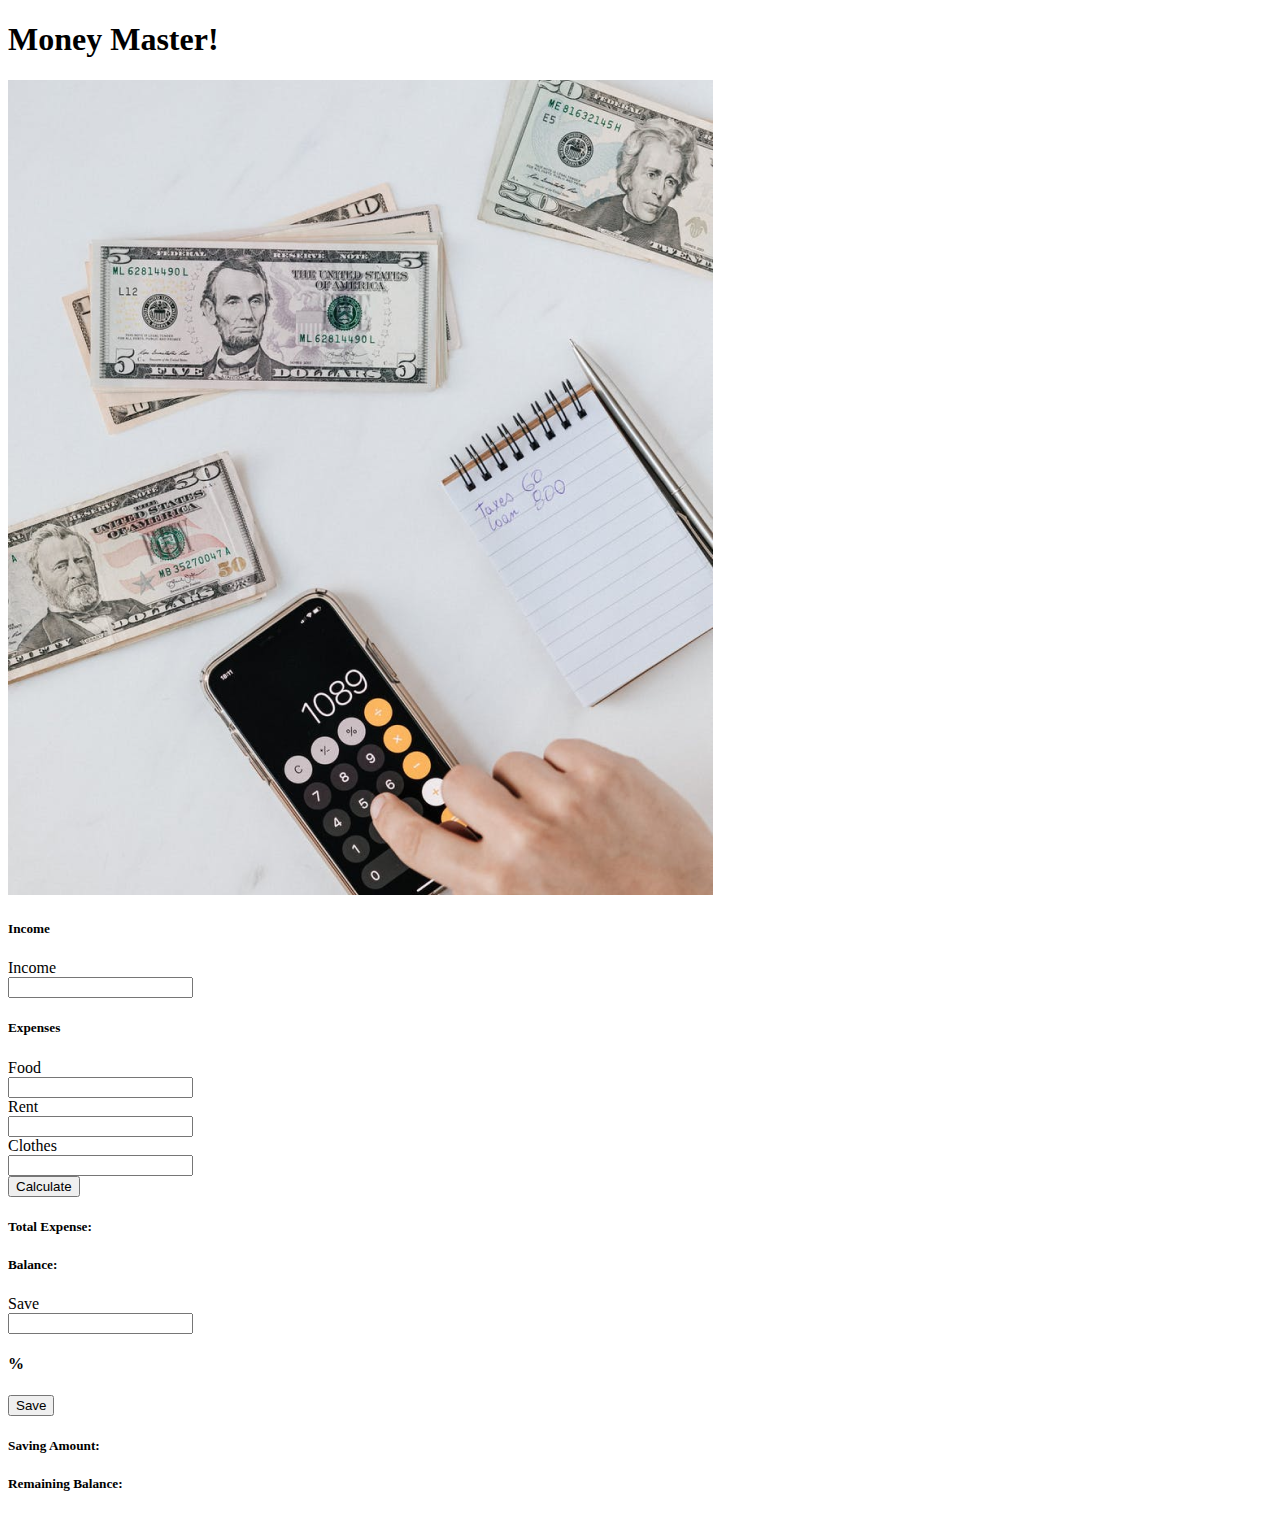
<file: broken-money-master/index.html>
<!doctype html>
<html lang="en">
  <head>
    <meta charset="utf-8">
    <meta name="viewport" content="width=device-width, initial-scale=1">
    <title>Money Master</title>
    <link href="https://cdn.jsdelivr.net/npm/bootstrap@5.2.0/dist/css/bootstrap.min.css" rel="stylesheet" integrity="sha384-gH2yIJqKdNHPEq0n4Mqa/HGKIhSkIHeL5AyhkYV8i59U5AR6csBvApHHNl/vI1Bx" crossorigin="anonymous">
  </head>
  <body>
    <header class="text-center">
        <h1>Money Master!</h1>
    </header>

    <!-- Main section starts Here -->
    <main class="container">
        <section class="row row-cols-md-2 g-4">
            <div>
                <img class="img-fluid" src="assets/money.png" alt="" srcset="">
            </div>
            <div class="bg-light">
                <div class="text-center">
                    <h5 class="fw-bolder">Income</h5>
                    <div class="row mb-3">
                      <label for="income" class="fw-bold col-sm-2 col-form-label">Income</label>
                      <div class="col-sm-10">
                        <input type="text" class="form-control" id="income">
                      </div>
                    </div>
                    <h5 class="fw-bolder">Expenses</h5>
                    <div class="row mb-3">
                      <label for="food" class="fw-bold col-sm-2 col-form-label">Food</label>
                      <div class="col-sm-10">
                        <input type="text" class="form-control" id="food">
                      </div>
                    </div>
                    <div class="row mb-3">
                      <label for="rent" class="fw-bold col-sm-2 col-form-label">Rent</label>
                      <div class="col-sm-10">
                        <input type="text" class="form-control" id="rent">
                      </div>
                    </div>
                    <div class="row mb-3">
                      <label for="clothes" class="fw-bold col-sm-2 col-form-label">Clothes</label>
                      <div class="col-sm-10">
                        <input type="text" class="form-control" id="clothes">
                      </div>
                    </div>
                    <button id="calculate-btn" class="btn btn-lg btn-primary fw-bold" onclick="calculateExpense()">Calculate</button>
                    <div class="my-2">
                        <h5 class="my-3 fw-bold">Total Expense: <span id="total-expense"></span></h5>
                        <h5 class="my-3 fw-bold" >Balance: <span id="balance"></span></h5>
                    </div>

                    <div class="row mb-3">
                        <label for="save" class="fw-bold col-sm-2 col-form-label">Save</label>
                        <div class="col-sm-5">
                          <input type="text" class="form-control" id="save">
                        </div>
                        <div class="col-sm-5 d-flex justify-content-around">
                            <h4 class=" fw-bolder me-3">%</h4>
                          <button class="btn btn-primary w-75 fw-bold" onclick="calculateSavings()">Save</button>
                        </div>
                      </div>
                      <div class="my-2">
                        <h5 class="my-3 fw-bold ">Saving Amount: <span id="saving-amount"></span></h5>
                        <h5 class="my-3 fw-bold ">Remaining Balance: <span id="remaining-balance"></span></h5>
                    </div>
                </div>
            </div>
        </section>

    </main>
    <!-- Main section ends Here -->

    <script src="https://cdn.jsdelivr.net/npm/bootstrap@5.2.0/dist/js/bootstrap.bundle.min.js" integrity="sha384-A3rJD856KowSb7dwlZdYEkO39Gagi7vIsF0jrRAoQmDKKtQBHUuLZ9AsSv4jD4Xa" crossorigin="anonymous"></script>

    <script src="js/script.js"></script>
  </body>
</html>
</file>
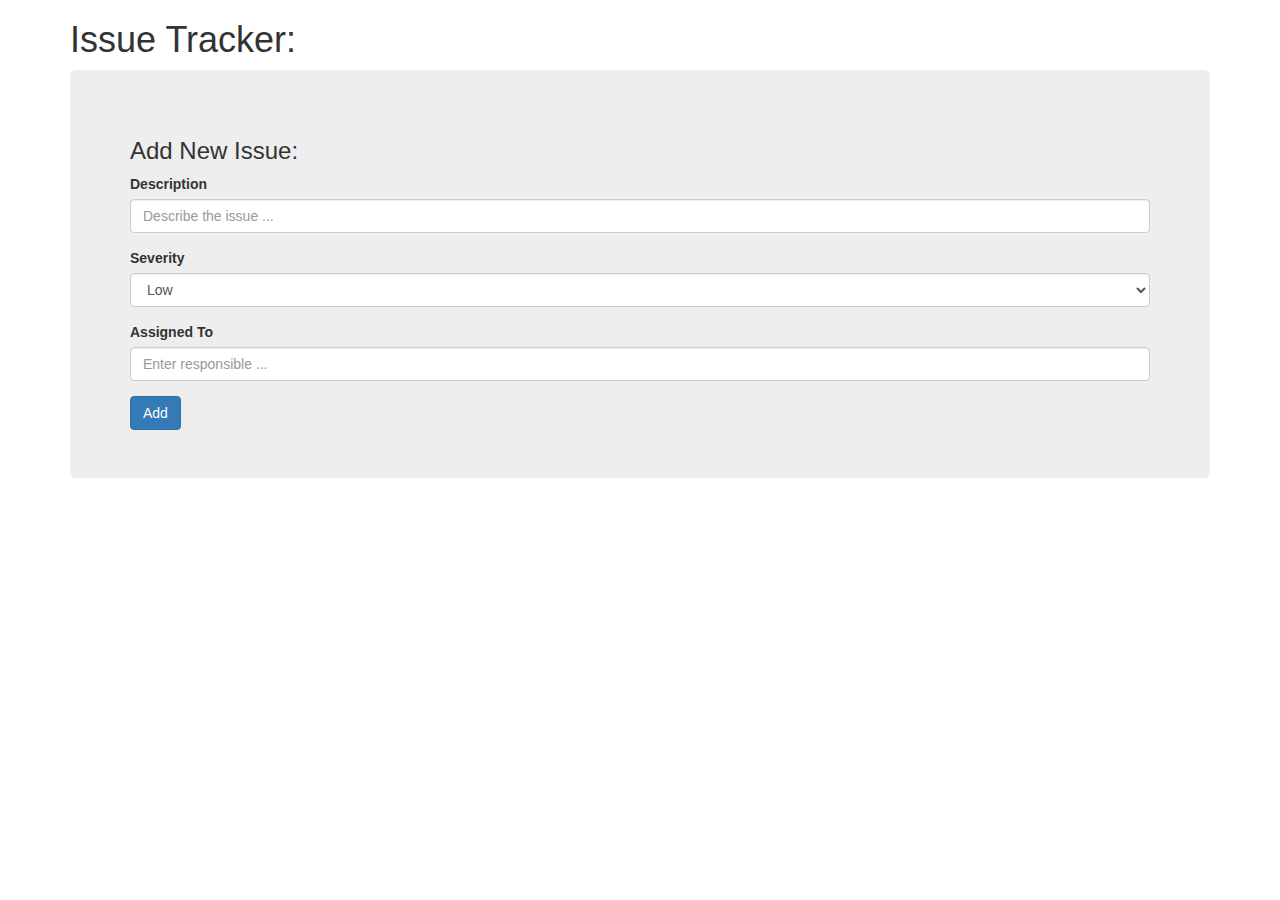
<file: issue-tracker/index.html>
<!DOCTYPE html>
<html lang="en">
  <head>
    <meta charset="utf-8">
    <meta http-equiv="X-UA-Compatible" content="IE=edge">
    <meta name="viewport" content="width=device-width, initial-scale=1">
    <title>Issue Tracker: </title>
    <!-- Latest compiled and minified CSS -->
    <link rel="stylesheet" href="https://maxcdn.bootstrapcdn.com/bootstrap/3.3.7/css/bootstrap.min.css" integrity="sha384-BVYiiSIFeK1dGmJRAkycuHAHRg32OmUcww7on3RYdg4Va+PmSTsz/K68vbdEjh4u" crossorigin="anonymous">
  </head>
  <body onload="fetchIssues()">
    <div class="container">
      <h1>Issue Tracker: </h1>
      <div class="jumbotron">
        <h3>Add New Issue:</h3>
        <form id="issueInputForm">
          <div class="form-group">
            <label for="issueDescription">Description</label>
            <input type="text" class="form-control" id="issueDescription" placeholder="Describe the issue ...">
          </div>
          <div class="form-group">
            <label for="issueSeverity">Severity</label>
            <select id="issueSeverity" class="form-control">
              <option value="Low">Low</option>
              <option value="Medium">Medium</option>
              <option value="High">High</option>
            </select>
          </div>
          <div class="form-group">
            <label for="issueAssignedTo">Assigned To</label>
            <input type="text" class="form-control" id="issueAssignedTo" placeholder="Enter responsible ...">
          </div>
          <button type="submit" class="btn btn-primary">Add</button>
        </form>
      </div>
      <div class="col-lg-12">
        <div id="issuesList">
        </div>
      </div>
    </div>
    <script src="https://code.jquery.com/jquery-3.1.1.min.js" integrity="sha256-hVVnYaiADRTO2PzUGmuLJr8BLUSjGIZsDYGmIJLv2b8=" crossorigin="anonymous"></script>
    <!-- Latest compiled and minified JavaScript -->
    <script src="https://maxcdn.bootstrapcdn.com/bootstrap/3.3.7/js/bootstrap.min.js" integrity="sha384-Tc5IQib027qvyjSMfHjOMaLkfuWVxZxUPnCJA7l2mCWNIpG9mGCD8wGNIcPD7Txa" crossorigin="anonymous"></script>
    <script src="main.js"></script>
  </body>
</html>
</file>
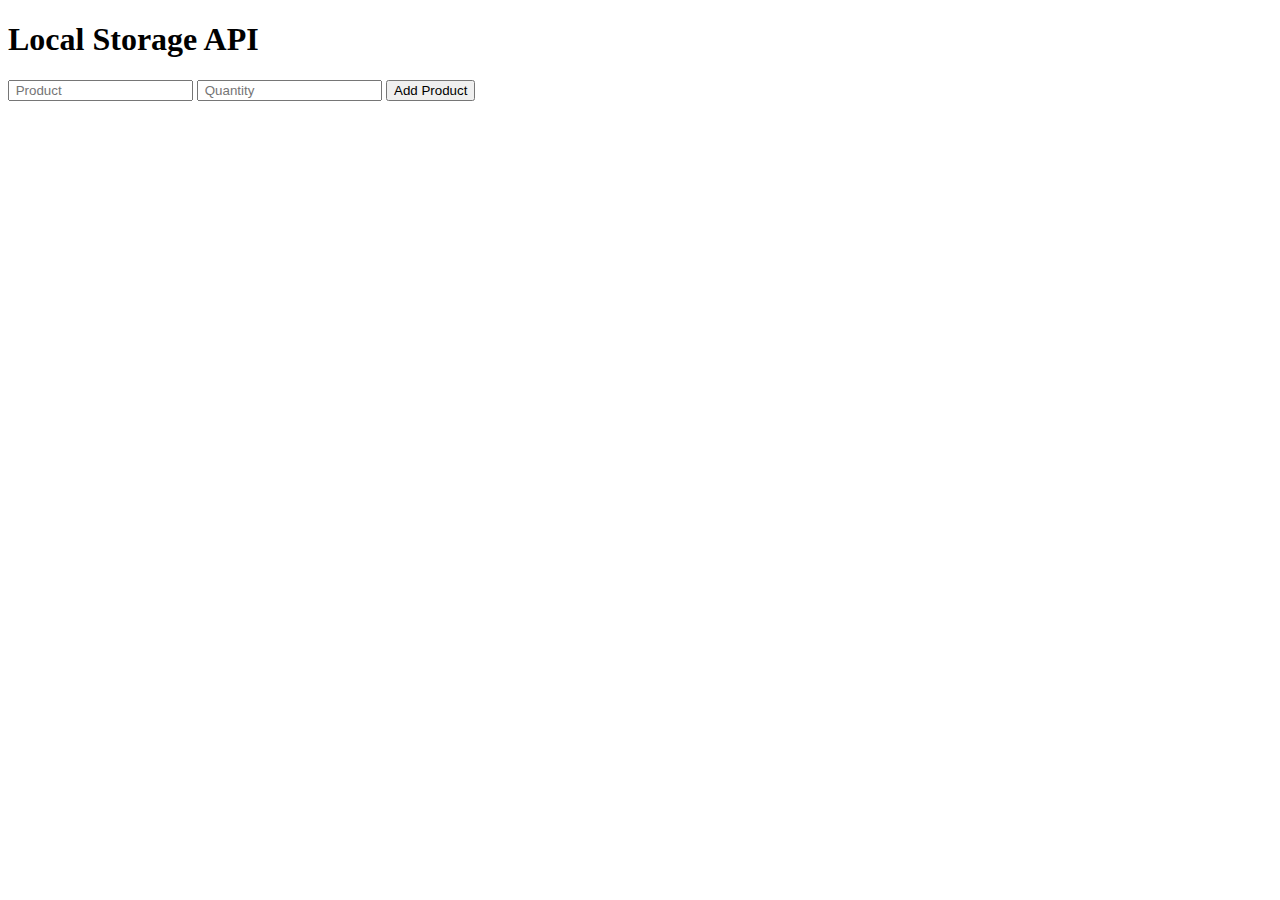
<file: local-storage-api/index.html>
<!DOCTYPE html>
<html lang="en">
<head>
    <meta charset="UTF-8">
    <meta name="viewport" content="width=device-width, initial-scale=1.0">
    <title>Local Storage API</title>
</head>
<body>
    <h1>Local Storage API</h1>
    <main>
        <section>
            <input id="product-name" placeholder=" Product" type="text">
            <input id="product-quantity" placeholder=" Quantity" type="text">
            <button onclick="addProduct()">Add Product</button>
        </section>
        <section>
            <ul id="product-container">
    
            </ul>
        </section>
    </main>

    <!-- <script src="js/local-storage.js"></script> -->
    <script src="js/practice-localStorage.js"></script>
</body> 
</html>
</file>
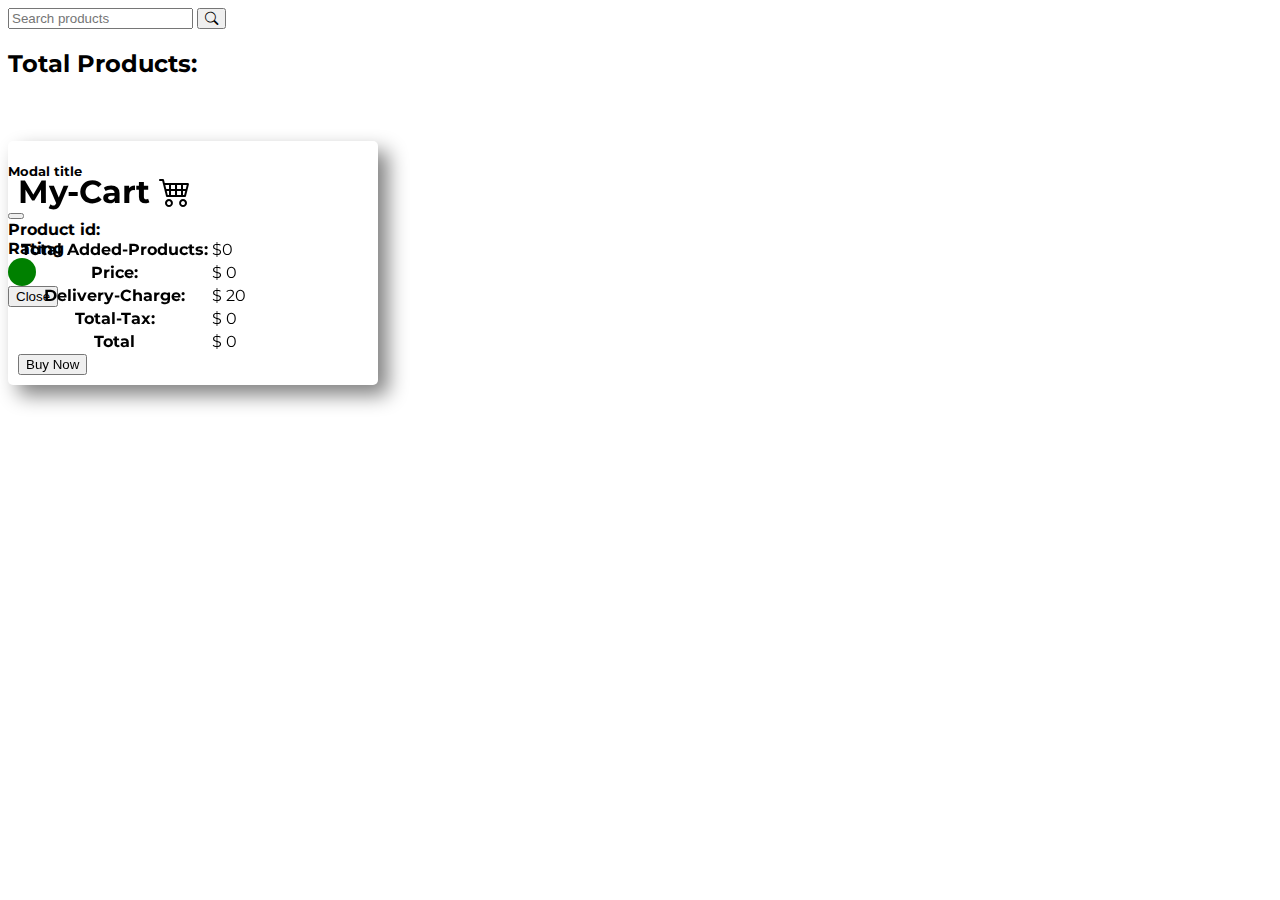
<file: ranga-store-vanga/index.html>
<!DOCTYPE html>
<html lang="en">
   <head>
      <meta charset="UTF-8" />
      <meta http-equiv="X-UA-Compatible" content="IE=edge" />
      <meta name="viewport" content="width=device-width, initial-scale=1.0" />
      <title>FakeStore</title>
      <link rel="stylesheet" href="./css/style.css" />
      <!-- Latest compiled and minified CSS -->
      <!-- <link rel="stylesheet" href="https://maxcdn.bootstrapcdn.com/bootstrap/3.3.7/css/bootstrap.min.css"
    integrity="sha384-BVYiiSIFeK1dGmJRAkycuHAHRg32OmUcww7on3RYdg4Va+PmSTsz/K68vbdEjh4u" crossorigin="anonymous" /> -->

      <!-- CSS only -->
      <link
         href="https://cdn.jsdelivr.net/npm/bootstrap@5.2.0/dist/css/bootstrap.min.css"
         rel="stylesheet"
         integrity="sha384-gH2yIJqKdNHPEq0n4Mqa/HGKIhSkIHeL5AyhkYV8i59U5AR6csBvApHHNl/vI1Bx"
         crossorigin="anonymous"
      />

      <link
         rel="stylesheet"
         href="https://cdn.jsdelivr.net/npm/bootstrap-icons@1.5.0/font/bootstrap-icons.css"
      />

      <!-- google Montserrat  font  -->
      <link rel="preconnect" href="https://fonts.googleapis.com" />
      <link rel="preconnect" href="https://fonts.gstatic.com" crossorigin />
      <link
         href="https://fonts.googleapis.com/css2?family=Montserrat:wght@300;400;500&display=swap"
         rel="stylesheet"
      />
   </head>

   <body>
      <header>
         <div class="row my-5 justify-content-center">
            <div class="col-md-5">
               <div class="input-group mb-3">
                  <!-- need to add the input-group class to make it look ok -->
                  <input
                     type="text"
                     class="form-control"
                     placeholder="Search products"
                     aria-label="Search Products"
                     aria-describedby="basic-addon2"
                     id="input-value"
                  />
                  <button
                     class="input-group-text px-4 bg-success"
                     id="search-btn"
                  >
                     <i class="bi bi-search text-white fw-bold"></i>
                  </button>
               </div>
            </div>
         </div>
      </header>
      <main in class="main">
         <div class="my-5">
            <h2 class="text-center">
               Total Products:
               <span class="text-success" id="total_products"></span>
            </h2>
         </div>
         <div class="row">
            <div class="col-md-9 col-lg-9 col-sm-7">
               <div id="all-products" class="">
                  <h1></h1>
               </div>
            </div>

            <div class="col-md-3 col-lg-3 col-sm-5 cart-main">
               <div class="cart" id="my-cart">
                  <table class="table">
                     <thead>
                        <h1
                           class="text-center text-white bg-success py-1 rounded"
                        >
                           My-Cart <i class="bi bi-cart4"></i>
                        </h1>
                        <tr>
                           <th scope="col"></th>
                           <th scope="col"></th>
                           <th scope="col"></th>
                           <th scope="col"></th>
                        </tr>
                     </thead>
                     <tbody>
                        <tr>
                           <th>Total Added-Products:</th>
                           <!-- here will be no dollar sign -->
                           <td>$<span id="total-Products">0</span></td>
                           <td></td>
                           <td></td>
                        </tr>
                        <tr>
                           <th>Price:</th>
                           <td>$ <span id="price">0</span></td>
                           <td></td>
                           <td></td>
                        </tr>
                        <tr>
                           <th>Delivery-Charge:</th>
                           <td>$ <span id="delivery-charge">20</span></td>
                           <td></td>
                           <td></td>
                        </tr>
                        <tr>
                           <th>Total-Tax:</th>
                           <td>$ <span id="total-tax">0</span></td>
                           <td></td>
                           <td></td>
                        </tr>
                        <tr>
                           <th scope="row">Total</th>
                           <td colspan="2">$ <span id="total">0</span></td>
                           <td></td>
                        </tr>
                     </tbody>
                  </table>
                  <div class="parces text-center">
                     <button class="btn btn-success text-center">
                        Buy Now
                     </button>
                  </div>
               </div>
            </div>
         </div>
      </main>
      <footer></footer>
      <!-- modal section -->

      <!-- Modal -->
      <div
         class="modal fade"
         id="exampleModal"
         tabindex="-1"
         aria-labelledby="exampleModalLabel"
         aria-hidden="true"
      >
         <div class="modal-dialog">
            <div class="modal-content">
               <div class="modal-header">
                  <h5 class="modal-title text-success" id="exampleModalLabel">
                     Modal title
                  </h5>
                  <button
                     type="button"
                     class="btn-close"
                     data-bs-dismiss="modal"
                     aria-label="Close"
                  ></button>
               </div>
               <div class="ms-3 my-3">
                  <strong> Product id: <span id="productId"></span> </strong>
               </div>

               <div class="modal-body text-secondary" id="modal_body"></div>
               <div class="p-4 d-flex">
                  <strong class="me-2">Rating</strong>
                  <span
                     id="rating"
                     class="text-white p-2 circle"
                  ></span>
               </div>
               <div class="modal-footer">
                  <button
                     type="button"
                     class="btn btn-secondary"
                     data-bs-dismiss="modal"
                  >
                     Close
                  </button>
               </div>
            </div>
         </div>
      </div>

      <!-- Bootstrap javascript  file  -->
      <script
         src="https://cdn.jsdelivr.net/npm/bootstrap@5.0.2/dist/js/bootstrap.bundle.min.js"
         integrity="sha384-MrcW6ZMFYlzcLA8Nl+NtUVF0sA7MsXsP1UyJoMp4YLEuNSfAP+JcXn/tWtIaxVXM"
         crossorigin="anonymous"
      ></script>
      <!-- Custom javascript file -->
      <script src="./js/app.js"></script>
   </body>
</html>
</file>
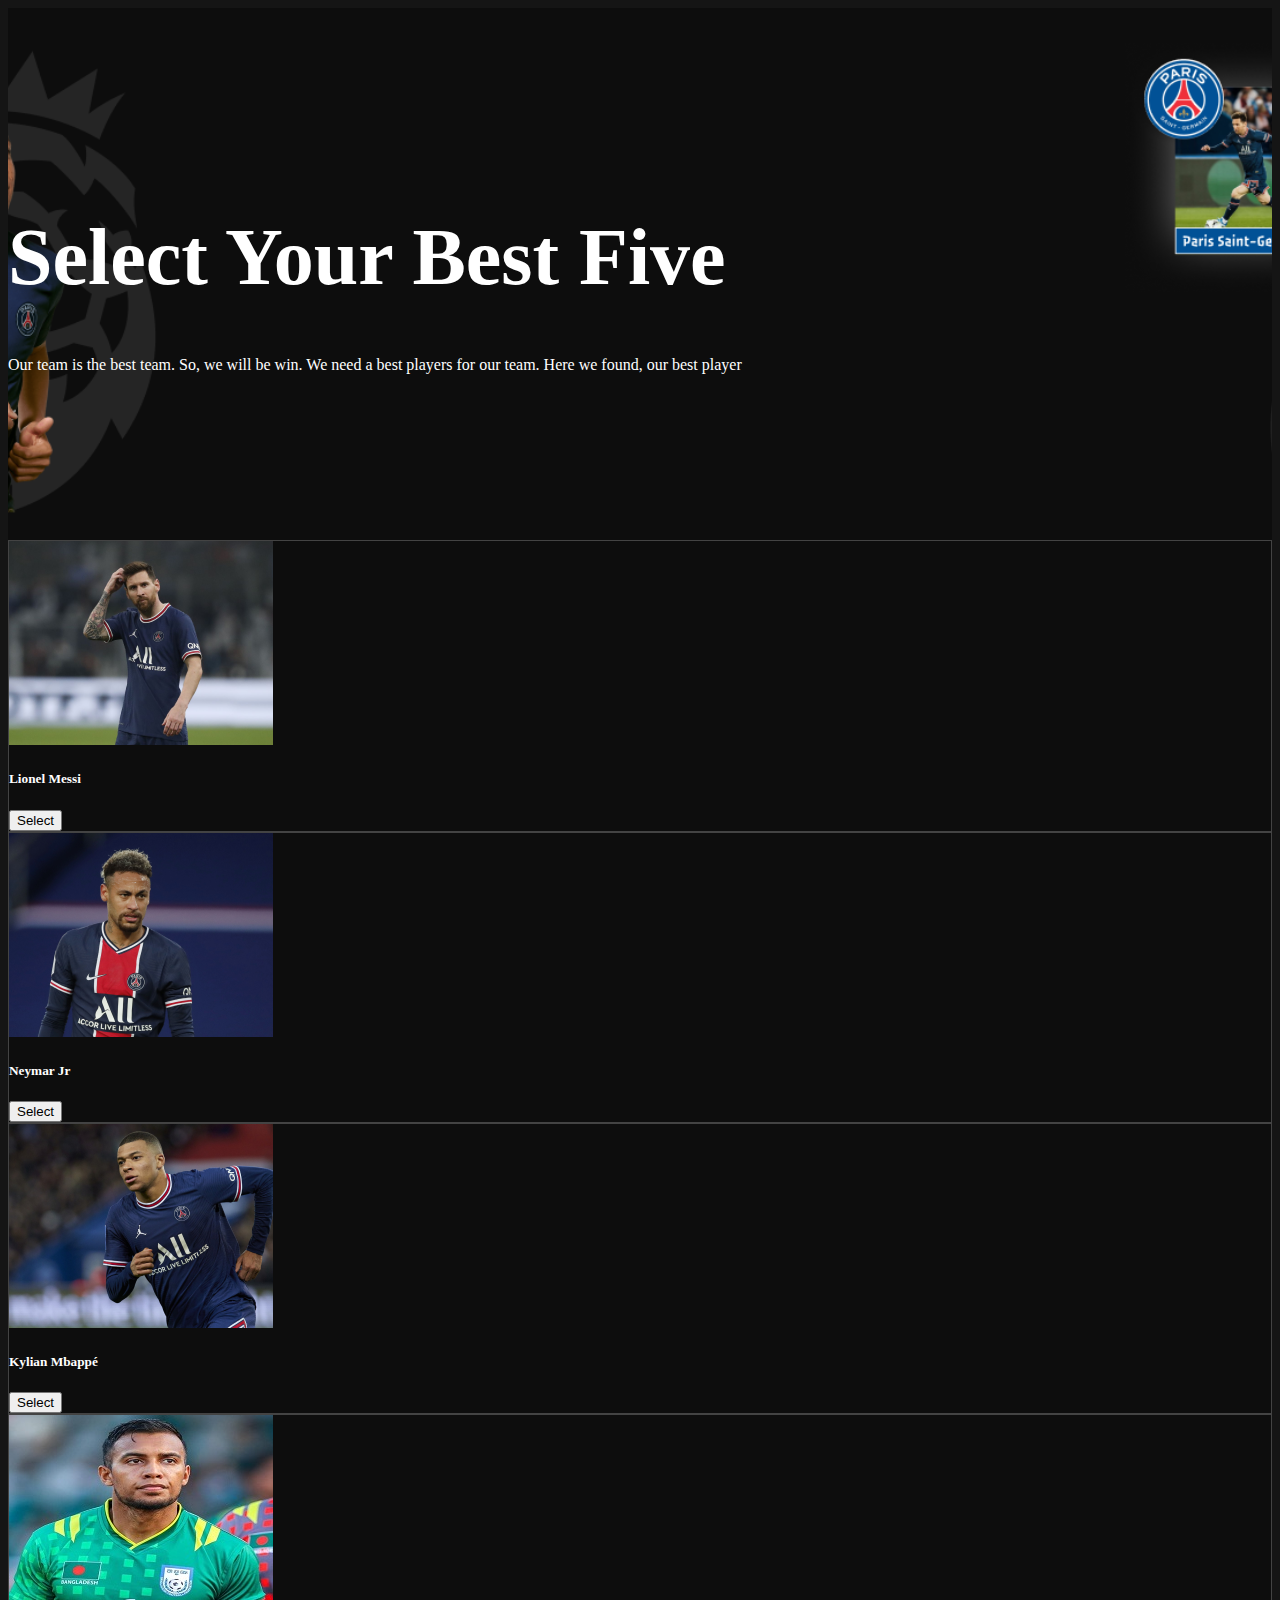
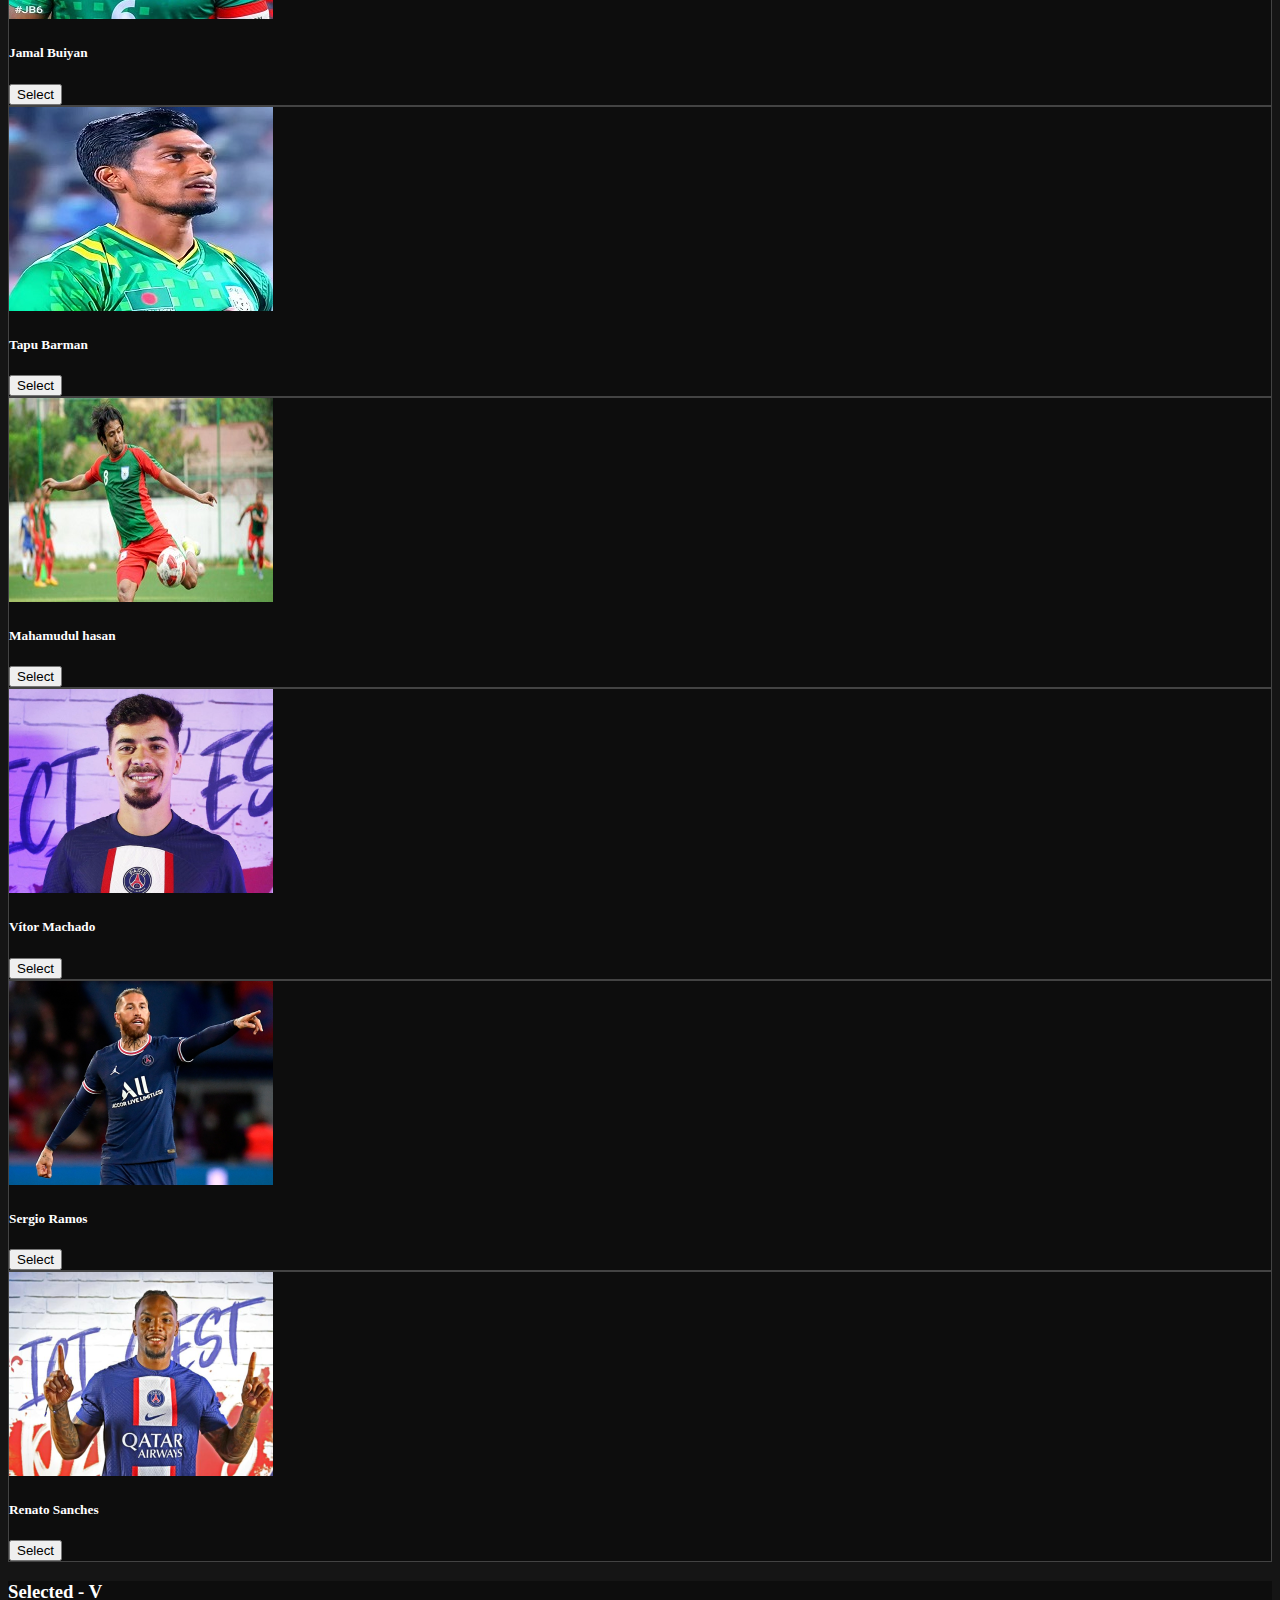
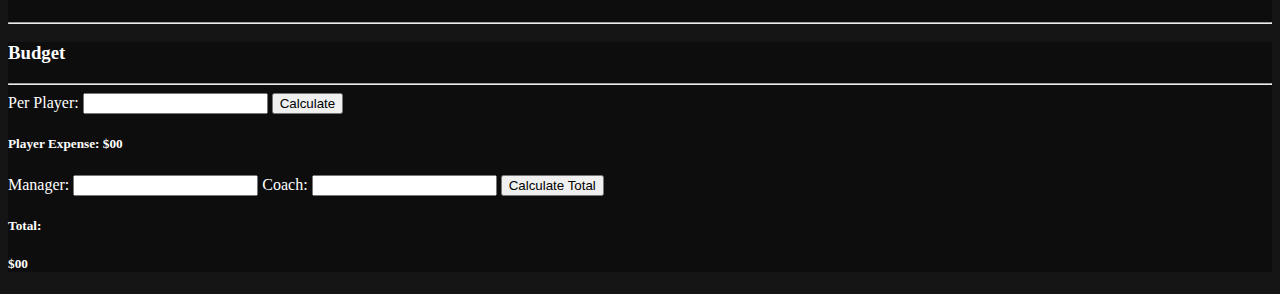
<file: bug-fixing-ph-session/best-five-player/index.html>
<!DOCTYPE html>
<html lang="en">

<head>
    <meta charset="UTF-8">
    <meta http-equiv="X-UA-Compatible" content="IE=edge">
    <meta name="viewport" content="width=device-width, initial-scale=1.0">
    <title>FIFA World Cup - Select Player</title>
    <link href="https://cdn.jsdelivr.net/npm/bootstrap@5.2.0/dist/css/bootstrap.min.css" rel="stylesheet"
        integrity="sha384-gH2yIJqKdNHPEq0n4Mqa/HGKIhSkIHeL5AyhkYV8i59U5AR6csBvApHHNl/vI1Bx" crossorigin="anonymous">
</head>
<style>
    .select_played,
    .budget_section,
    .header_section,
    .card {
        background-color: #0D0D0D;
        color: #fff;
    }

    .card {
        border: 1px solid #434343;
    }

    .select_played ol li {
        font-size: 20px;
    }

    .header_section {
        background-image: url("./images/bg.png");
        background-position: center center;
        background-size: cover;
        padding: 150px 0;
    }

    .header_section h1 {
        font-size: 80px;
    }
</style>
</head>

<body style="background-color: #151515;">
    <header class="header_section text-center ">
        <div class="container">
            <div class="row">
                <h1 class="text-danger text-bold">Select Your Best Five</h1>
                <p class="w-50 mx-auto">Our team is the best team. So, we will be win. We need a best players for our
                    team. Here
                    we found,
                    our best player</p>
            </div>
        </div>
    </header>
    <main>
        <section class="player_section container">
            <div class="row">
                <div class="col-md-9 card_list">
                    <div class="row my-4" id="card_btn">
                        <div class="col-md-4">
                            <div class="card">
                                <img src="./images/messi.png" class="card-img-top" alt="leo-messi">
                                <div class="card-body">
                                    <h5 class="card-title">Lionel Messi</h5>
                                    <button class="btn btn-primary px-4">Select</button>
                                </div>
                            </div>
                        </div>
                        <div class="col-md-4">
                            <div class="card">
                                <img src="./images/neymar.png" class="card-img-top" alt="leo-messi">
                                <div class="card-body">
                                    <h5 class="card-title">Neymar Jr</h5>
                                    <button class="btn btn-primary px-4">Select</button>
                                </div>
                            </div>
                        </div>
                        <div class="col-md-4">
                            <div class="card">
                                <img src="./images/m-bappe.png" class="card-img-top" alt="leo-messi">
                                <div class="card-body">
                                    <h5 class="card-title">Kylian Mbappé</h5>
                                    <button class="btn btn-primary px-4">Select</button>
                                </div>
                            </div>
                        </div>
                    </div>
                    <div class="row my-4" id="card_btn">
                        <div class="col-md-4">
                            <div class="card">
                                <img src="./images/jamal.jpg" class="card-img-top" alt="leo-messi">
                                <div class="card-body">
                                    <h5 class="card-title">Jamal Buiyan</h5>
                                    <button class="btn btn-primary px-4">Select</button>
                                </div>
                            </div>
                        </div>
                        <div class="col-md-4">
                            <div class="card">
                                <img src="./images/tobu_barman_in_2020.png" class="card-img-top" alt="leo-messi">
                                <div class="card-body">
                                    <h5 class="card-title">Tapu Barman</h5>
                                    <button class="btn btn-primary px-4">Select</button>
                                </div>
                            </div>
                        </div>
                        <div class="col-md-4">
                            <div class="card">
                                <img src="./images/mamunul.jpg" class="card-img-top" alt="leo-messi">
                                <div class="card-body">
                                    <h5 class="card-title">Mahamudul hasan</h5>
                                    <button class="btn btn-primary px-4">Select</button>
                                </div>
                            </div>
                        </div>
                    </div>
                    <div class="row my-4" id="card_btn">
                        <div class="col-md-4">
                            <div class="card">
                                <img src="./images/vitor.png" class="card-img-top" alt="leo-messi">
                                <div class="card-body">
                                    <h5 class="card-title">Vítor Machado</h5>
                                    <button class="btn btn-primary px-4">Select</button>
                                </div>
                            </div>
                        </div>
                        <div class="col-md-4">
                            <div class="card">
                                <img src="./images/ramos.png" class="card-img-top" alt="leo-messi">
                                <div class="card-body">
                                    <h5 class="card-title">Sergio Ramos</h5>
                                    <button class="btn btn-primary px-4">Select</button>
                                </div>
                            </div>
                        </div>
                        <div class="col-md-4">
                            <div class="card">
                                <img src="./images/rentar.png" class="card-img-top" alt="leo-messi">
                                <div class="card-body">
                                    <h5 class="card-title">Renato Sanches</h5>
                                    <button class="btn btn-primary px-4">Select</button>
                                </div>
                            </div>
                        </div>
                    </div>
                </div>
                <div class="col-md-3 aside_section my-4">
                    <div class="select_played p-4 rounded">
                        <h3 class="text-center">Selected - V</h3>
                        <hr class="mx-3">
                        <ol id="selected">
                        </ol>
                    </div>
                    <div class="budget_section my-4 p-4 rounded">
                        <h3 class="text-center">Budget</h3>
                        <hr class="mx-3">
                        <div class="mb-5">
                            <label for="per_player">Per Player:
                                <input type="text" name="per_player" id="per_player_budget" class="w-100 rounded p-2">
                            </label>
                            <button class="btn btn-primary px-4 my-3 w-100" id="calculate_budget">Calculate</button>
                        </div>
                        <div>
                            <h5>Player Expense: $<span id="player_expense">00</span> </h5>
                        </div>
                        <div class="mb-5">
                            <label for="manager_budget">Manager:
                                <input type="text" name="manager_budget" id="manager_budget" class="w-100 rounded p-2">
                            </label>
                            <label for="coach_budget">Coach:
                                <input type="text" name="coach_budget" id="coach_budget" class="w-100 rounded p-2">
                            </label>
                            <button class="btn btn-primary px-4 my-3 w-100" id="calculate_total_budget">Calculate
                                Total</button>
                        </div>
                        <div class="d-flex justify-content-between">
                            <div>
                                <h5>Total: </h5>
                            </div>
                            <div>
                                <h5 class="text-danger">$<span id="player_total_expense">00</span> </h5>
                            </div>
                        </div>
                    </div>
                </div>
            </div>
        </section>
    </main>
    <script src="./js/script.js"></script>
    <script src="https://cdn.jsdelivr.net/npm/bootstrap@5.2.0/dist/js/bootstrap.bundle.min.js"
        integrity="sha384-A3rJD856KowSb7dwlZdYEkO39Gagi7vIsF0jrRAoQmDKKtQBHUuLZ9AsSv4jD4Xa" crossorigin="anonymous">
    </script>
</body>


</html>
</file>
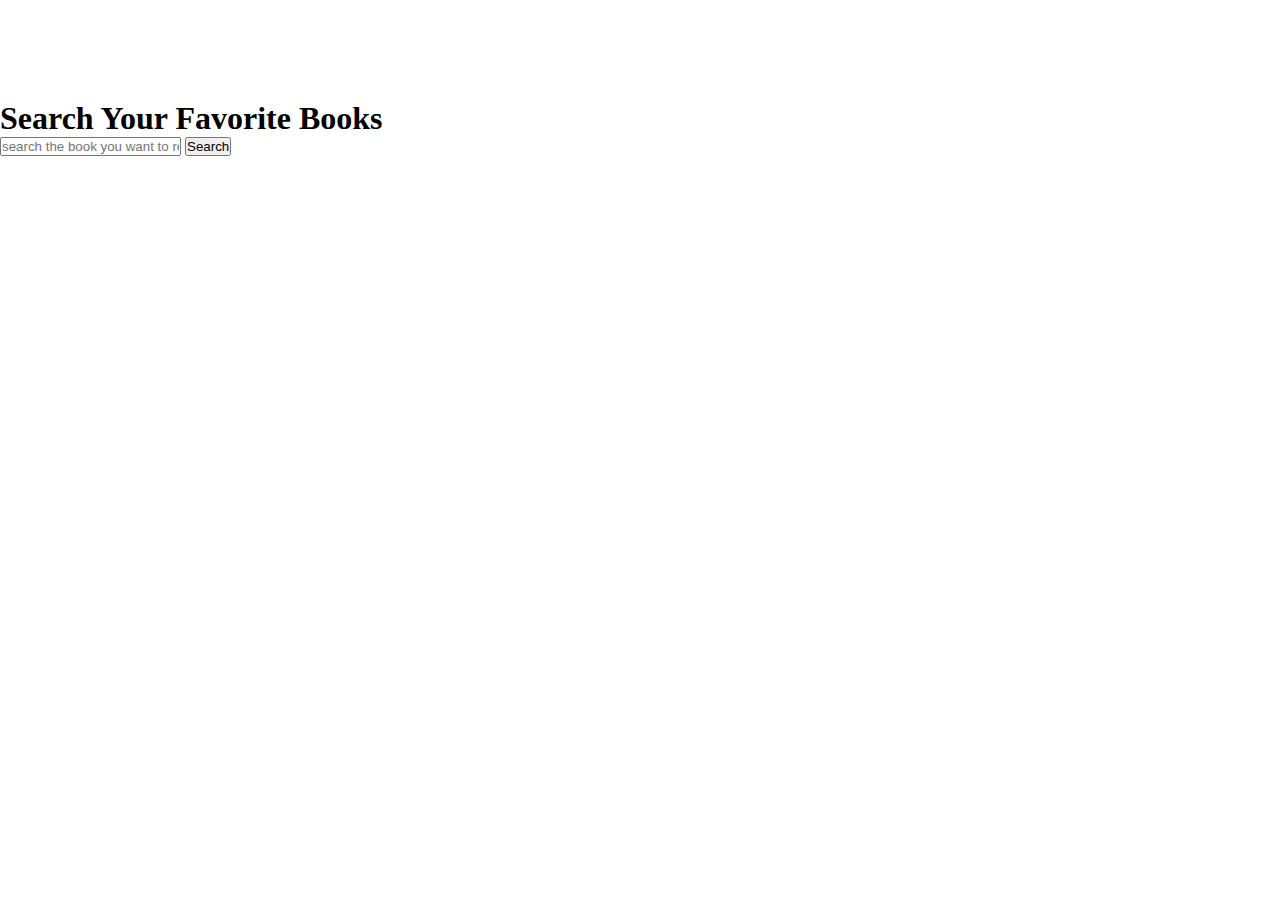
<file: bug-fixing-ph-session/book-archive/index.html>
<!DOCTYPE html>
<html lang="en">
<head>
    <meta charset="UTF-8">
    <meta http-equiv="X-UA-Compatible" content="IE=edge">
    <meta name="viewport" content="width=device-width, initial-scale=1.0">
    <title>book archive</title>
    <!-- css link -->
    <link rel="stylesheet" href="css/style.css">
    <!-- Bootstrap css link -->
    <link href="https://cdn.jsdelivr.net/npm/bootstrap@5.1.0/dist/css/bootstrap.min.css" rel="stylesheet" integrity="sha384-KyZXEAg3QhqLMpG8r+8fhAXLRk2vvoC2f3B09zVXn8CA5QIVfZOJ3BCsw2P0p/We" crossorigin="anonymous">
</head>
<body>
    <h1 class="text-center text-success">Search Your Favorite Books </h1>

    <!-- book search area -->
    <div class="input-group m-4 w-50 mx-auto">
        <input id="search-input" type="text" class="form-control" placeholder="search the book you want to read" aria-label="Recipient's username" aria-describedby="button-addon2">
        <button  class="btn btn-outline-success" type="button" id="search" onclick="searchBook()">Search</button>
      </div>

      <!-- book details search result -->
        <div id="search-result" class="row row-cols-1 row-cols-md-3 g-4">

        </div>


    <script src="https://cdn.jsdelivr.net/npm/bootstrap@5.1.0/dist/js/bootstrap.bundle.min.js" integrity="sha384-U1DAWAznBHeqEIlVSCgzq+c9gqGAJn5c/t99JyeKa9xxaYpSvHU5awsuZVVFIhvj" crossorigin="anonymous"></script>
    <script src="js/script.js"></script>
</body>
</html>

<!-- <div class="row row-cols-1 row-cols-md-3 g-4">
  <div class="col">
    <div class="card h-100">
      <img src="..." class="card-img-top" alt="...">
      <div class="card-body">
        <h5 class="card-title">Card title</h5>
        <p class="card-text">This is a longer card with supporting text below as a natural lead-in to additional content. This content is a little bit longer.</p>
      </div>
    </div>
  </div>
</div> -->
</file>
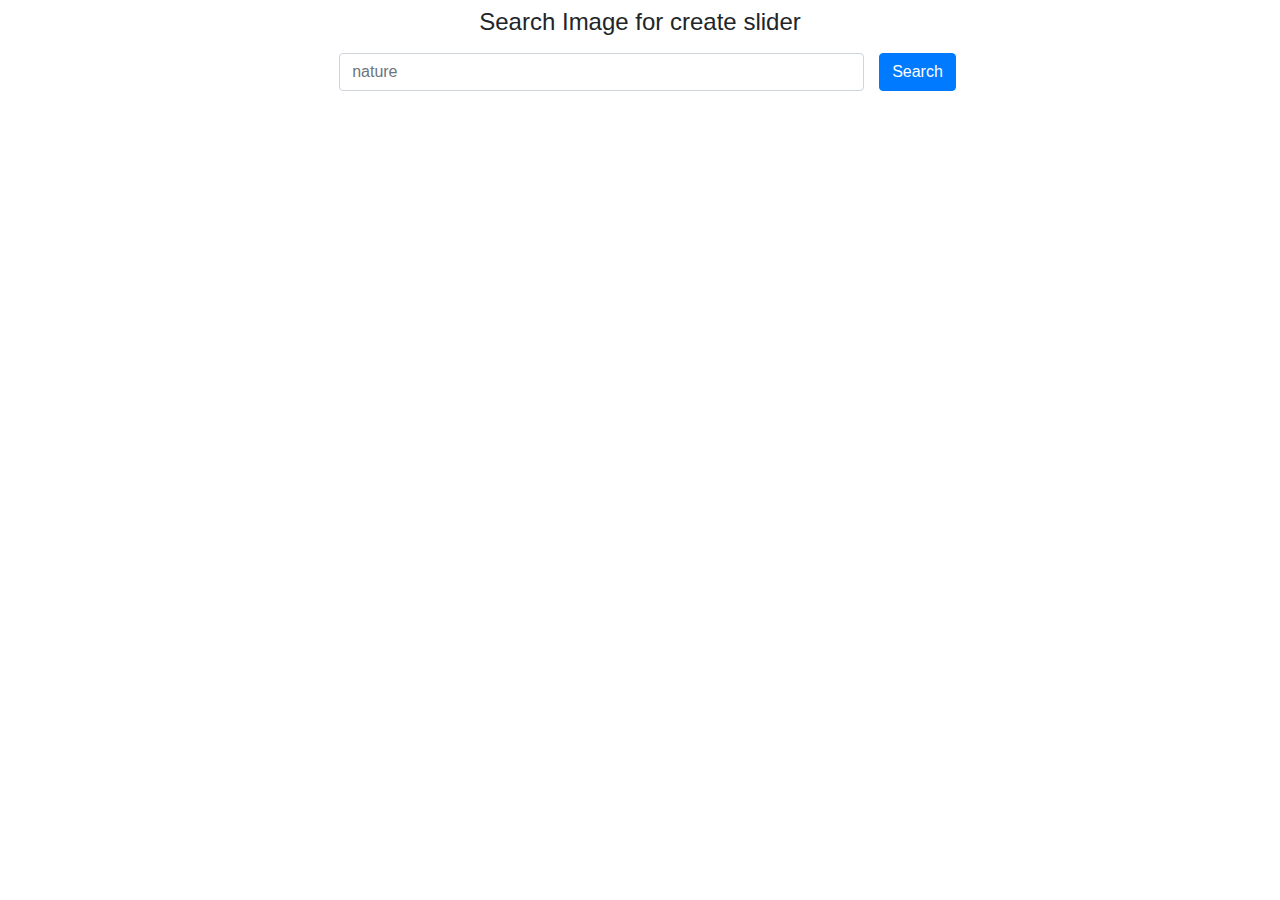
<file: bug-fixing-ph-session/fancy-slider/index.html>
<!doctype html>
<html lang="en">

<head>
  <title>Title</title>
  <!-- Required meta tags -->
  <meta charset="utf-8">
  <meta name="viewport" content="width=device-width, initial-scale=1, shrink-to-fit=no">

  <!-- Bootstrap CSS -->
  <link rel="stylesheet" href="https://stackpath.bootstrapcdn.com/bootstrap/4.3.1/css/bootstrap.min.css"
    integrity="sha384-ggOyR0iXCbMQv3Xipma34MD+dH/1fQ784/j6cY/iJTQUOhcWr7x9JvoRxT2MZw1T" crossorigin="anonymous">
  <link rel="stylesheet" href="https://use.fontawesome.com/releases/v5.1.1/css/all.css"
    integrity="sha384-O8whS3fhG2OnA5Kas0Y9l3cfpmYjapjI0E4theH4iuMD+pLhbf6JI0jIMfYcK3yZ" crossorigin="anonymous">
  <link rel="stylesheet" href="style.css">
</head>

<body>
  <div class="container">
    <h4 class="mt-2 text-center">Search Image for create slider</h4>
    <div class="form-inline mt-3 d-flex justify-content-center">
      <div class="input-group col-md-6 mb-2">
        <input type="text" class="form-control" id="search" placeholder="nature">
      </div>
      <button type="button" id="search-btn" class="btn btn-primary mb-2">Search</button>
    </div>
    <section class="images">
      <h1 class="d-none">Sorry. No result found</h1>
      <div class="justify-content-around align-items-center mt-3 gallery-header mb-2">
        <h3 class="head-title text-center">Select image for create slider</h3>
        <div class="input-group col-md-3 mb-2 mb-md-0">
          <input class="form-control" id="duration" placeholder="slider change duration">
        </div>
        <button id="create-slider" class="btn btn-primary px-5">Create slider</button>
      </div>
      <div class="row gallery">

      </div>
    </section>
    <!-- slider -->
    <div class="main">
      <section class="mt-5" id="sliders">

      </section>
      <div class="dots d-flex mt-2 w-100 justify-content-center align-items-center bg-light">
        <span class="dot" onclick="changeItem(-1)"></span>
        <span class="dot" onclick="changeItem(1)"></span>
      </div>
    </div>
  </div>
  <!-- Optional JavaScript -->
  <script src="./app.js"></script>
</body>

</html>
</file>
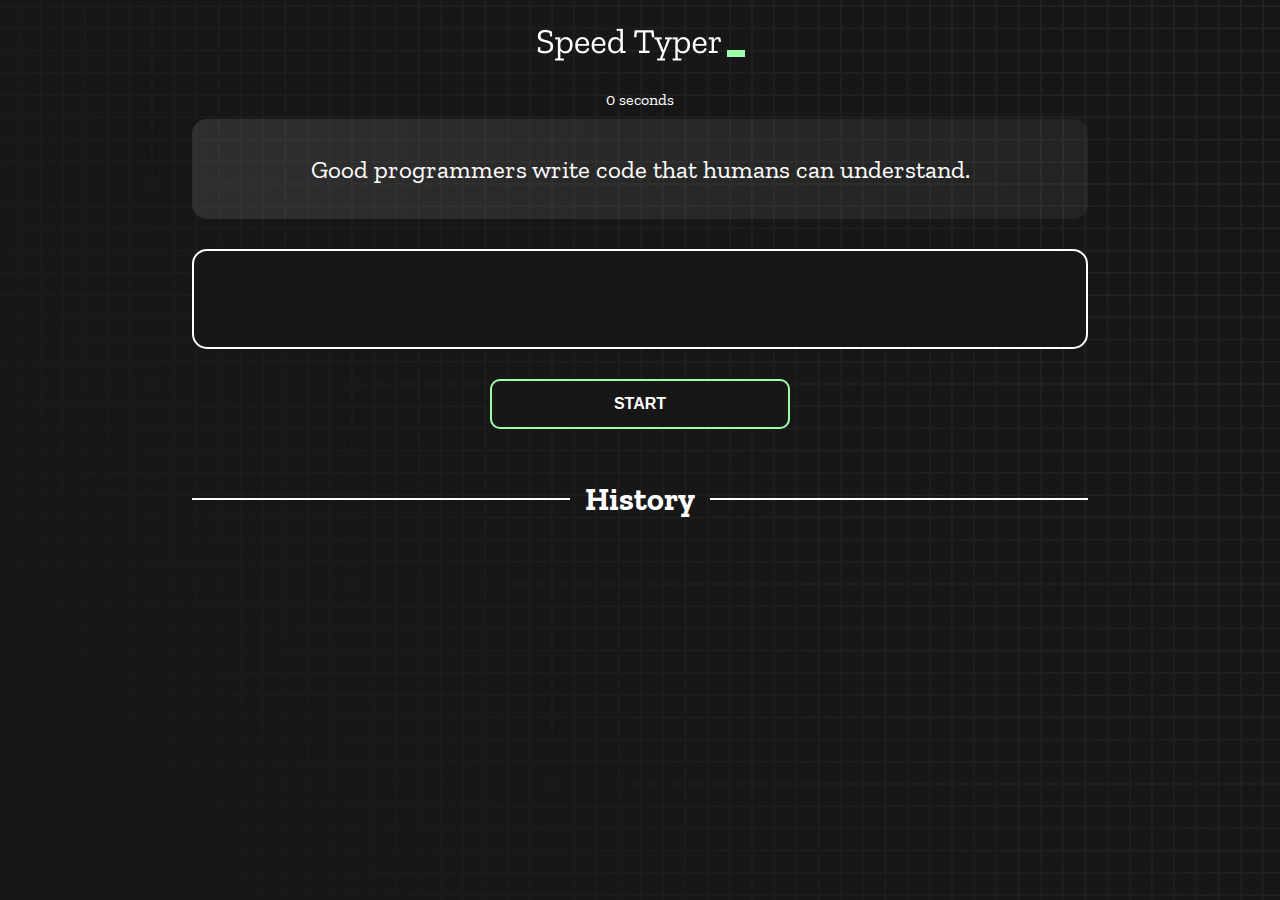
<file: bug-fixing-ph-session/type-monster/index.html>
<!DOCTYPE html>
<html lang="en">
  <head>
    <meta charset="UTF-8" />
    <meta http-equiv="X-UA-Compatible" content="IE=edge" />
    <meta name="viewport" content="width=device-width, initial-scale=1.0" />
    <title>Speed Monster</title>
    <link rel="stylesheet" href="styles.css" />
    <link rel="preconnect" href="https://fonts.googleapis.com" />
    <link rel="preconnect" href="https://fonts.gstatic.com" crossorigin />
    <link
      href="https://fonts.googleapis.com/css2?family=Zilla+Slab:wght@300;400;500&display=swap"
      rel="stylesheet"
    />
  </head>
  <body>
    <h1 class="title"><img src="./logo.png" alt="none" /></h1>
    <div id="show-time">0 seconds</div>

    <div class="box-container">
      <div id="question"></div>

      <div id="display" class="inactive"></div>

      <div class="buttons">
        <button id="start">START</button>
      </div>

      <div class="divider-container">
        <div class="line"></div>
        <h1 class="title2">History</h1>
        <div class="line"></div>
      </div>
      <div id="histories">
        <!-- history will be added dynamically -->
      </div>
    </div>

    <div id="countdown"></div>
    <div id="modal-background" class="hidden"></div>
    <div id="result" class="hidden"></div>

    <script src="./history.js"></script>
    <script src="./script.js"></script>
  </body>
</html>
</file>
<file: ranga-store-vanga/css/style.css>
body {
  overflow-x: hidden;
  font-family: "Montserrat", sans-serif;
}
.search-field {
  border: none;
  border-radius: 50px;
  padding: 5px;
  outline: none;
}
.search-field:hover {
  outline: none;
  border: none;
}
.search-box {
  border: 1px solid rgb(3, 118, 211);
  width: 281px;
  border-radius: 5px;
  margin: auto;
  margin-top: 50px;
  border-right: none;
}
.search-button {
  padding: 10px 50px;
  border-radius: 25px;
  margin-left: 20px;
}
#all-products {
  display: grid;
  grid-template-columns: repeat(3, 1fr);
  /* border: 1px solid black; */
  text-align: center;
  width: 100%;
  margin: auto;
  align-items: center;
  justify-content: center;
}
.single-product {
  padding: 10px;
  transition: 0.6s;
}
.single-product:hover {
  box-shadow: 4px 4px 7px gray;
  border-radius: 10px;
  border: 1px solid cyan;
}
.product-image {
  width: 150px;
  height: 150px;
}
.cart {
  width: 350px;
  /* border: 1px solid green; */
  padding: 10px;
  box-shadow: 10px 10px 20px gray;
  border-radius: 5px;
  margin-right: 30px;
  position: fixed;
}
.cart-main {
  padding-right: 30px;
}
.circle {
  width: 28px;
  height: 28px;
  display: flex;
  justify-content: center;
  align-items: center;
  border-radius: 50%;
  background-color: green;
}

@media only screen and (max-width: 768px) {
  #all-products {
    display: grid;
    grid-template-columns: repeat(1, 1fr);
  }
  .cart {
    width: 300px;
    /* border: 1px solid green; */
    padding: 10px;
    box-shadow: 10px 10px 20px gray;
    border-radius: 5px;
    margin-right: 30px;
    position: fixed;
  }
  .cart-main {
    padding-right: 10px;
  }
}
@media only screen and (max-width: 468px) {
  #all-products {
    display: grid;
    grid-template-columns: repeat(1, 1fr);
  }
}
</file>
<file: bug-fixing-ph-session/book-archive/css/style.css>
*{
    margin: 0;
    padding: 0;
}

body{
    padding-top: 100px;
}
</file>
<file: bug-fixing-ph-session/fancy-slider/style.css>
#sliders {
  height: 400px;
  width: 60%;
  overflow: hidden;
  margin: 0 auto;
  position: relative;
}

.gallery-header {
  display: none;
}

.slider-item {
  display: none;
}

.img-thumbnail {
  cursor: pointer;
}

.added {
  border: 2px solid #1e1743;
  border-radius: 5px;
}

img {
  height: 400px;
  object-fit: cover;
}

.prev-next {
  position: absolute;
  top: 50%;
  left: 50%;
  transform: translateX(-50%) translateY(-50%);
  cursor: pointer;
}

.prev, .next {
  background-color: transparent;
  padding: 8px 10px;
  color: #fff;
}

.dot {
  background-color: rgb(163, 156, 156);
  height: 10px;
  width: 10px;
  border-radius: 50%;
  cursor: pointer;
  margin: 0 3px;
}

.main {
  display: none;
}

@media (max-width: 767px) {
  .justify-content-around.align-items-center.mt-3.gallery-header.mb-2 {
    flex-direction: column;
  }
  #sliders {
    height: 300px;
    width: 90%;
  }
}
</file>
<file: bug-fixing-ph-session/type-monster/styles.css>
* {
  padding: 0;
  margin: 0;
  box-sizing: border-box;
}

body {
  background-image: url("./bg.png");
  background-size: cover;
  background-position: left top;
  font-family: "Zilla Slab", serif;
}

.box-container {
  width: 70%;
  margin: 0 auto;
}

#question {
  height: 100px;
  display: flex;
  align-items: center;
  justify-content: center;
  color: white;
  font-size: 25px;
  border-radius: 15px;
  background: rgb(255, 255, 255);
  background: linear-gradient(
    92.49deg,
    rgba(255, 255, 255, 0.1) 0.18%,
    rgba(255, 255, 255, 0.05) 99.85%
  );
  /* backdrop-filter: blur(5px); */
  margin-bottom: 30px;
}

#display {
  height: 100px;
  display: flex;
  flex-wrap: wrap;
  align-items: center;
  padding-left: 5rem;
  color: white;
  font-size: 32px;
  background-color: #171717;
  border: 2px solid #9dffad;
  border-radius: 15px;
}

#countdown {
  position: fixed;
  height: 100vh;
  width: 100vw;
  background-color: rgba(0, 0, 0, 0.8);
  top: 0;
  left: 0;
  display: flex;
  align-items: center;
  justify-content: center;
  font-size: 3rem;
  color: white;
  display: none;
}
#result {
  position: fixed;
  top: 50%; 
  left: 50%;
  transform: translate(-50%, -50%);
  height: 250px;
  width: 400px;
  background-color: #171717;
  border-radius: 15px;
  border: 2px solid #9dffad;
  color: white;
  text-align: center;
  padding: 2rem;
}
#show-time{
  text-align: center;
  color: white;
  margin: 10px 0;
}

.green {
  color: #9dffad;
}
.red {
  color: #eb6565;
}
.bold {
  font-weight: 700;
}
.inactive {
  border: 2px solid white !important;
}
.hidden {
  display: none;
}
.title {
  text-align: center;
  color: white;
  margin: 20px 0;
}

.divider-container {
  height: 80px;
  display: flex;
  justify-content: center;
  align-items: center;
  gap: 15px;
  margin: 0 auto;
}

.line {
  height: 2px;
  background: white;
  width: 100%;
}

.title2 {
  color: white;
  display: block;
}

.buttons {
  display: flex;
  justify-content: center;
  margin: 30px 0;
}
button {
  padding: 10px 20px;
  border: none;
  font-size: 16px;
  font-weight: bold;
  width: 300px;
  height: 50px;
  color: white;
  background-color: #171717;
  border-radius: 10px;
  border: 2px solid #9dffad;
  cursor: pointer;
}

#histories{
  display: grid;
  grid-template-columns: auto auto auto;
  gap: 10px;
  /* flex-wrap: wrap; */
  /* justify-content: space-around; */
}

.card {
  width: 100%;
  height: 100%;
  padding: 50px;
  display: flex;
  flex-direction: column;
  justify-content: space-between;
  align-items: center;
  padding: 20px 30px;
  color: white;
  border-radius: 15px;
  background: rgb(255, 255, 255);
  background: linear-gradient(
    92.49deg,
    rgba(255, 255, 255, 0.1) 0.18%,
    rgba(255, 255, 255, 0.05) 99.85%
  );
  /* backdrop-filter: blur(5px); */
  margin-bottom: 30px;
}

#modal-background {
  background: rgb(255, 255, 255);
  background: linear-gradient(
    92.49deg,
    rgba(255, 255, 255, 0.1) 0.18%,
    rgba(255, 255, 255, 0.05) 99.85%
  );
  /* backdrop-filter: blur(5px); */
  height: 100vh;
  width: 100%;
  position: fixed;
  top: 0;
}

@media only screen and (max-width: 700px) {
  .box-container {
    padding: 0 20px;
    width: 100%;
  }
  .card {
    flex-direction: column;
  }
  #histories{
    grid-template-columns: auto;
  }
}
</file>
